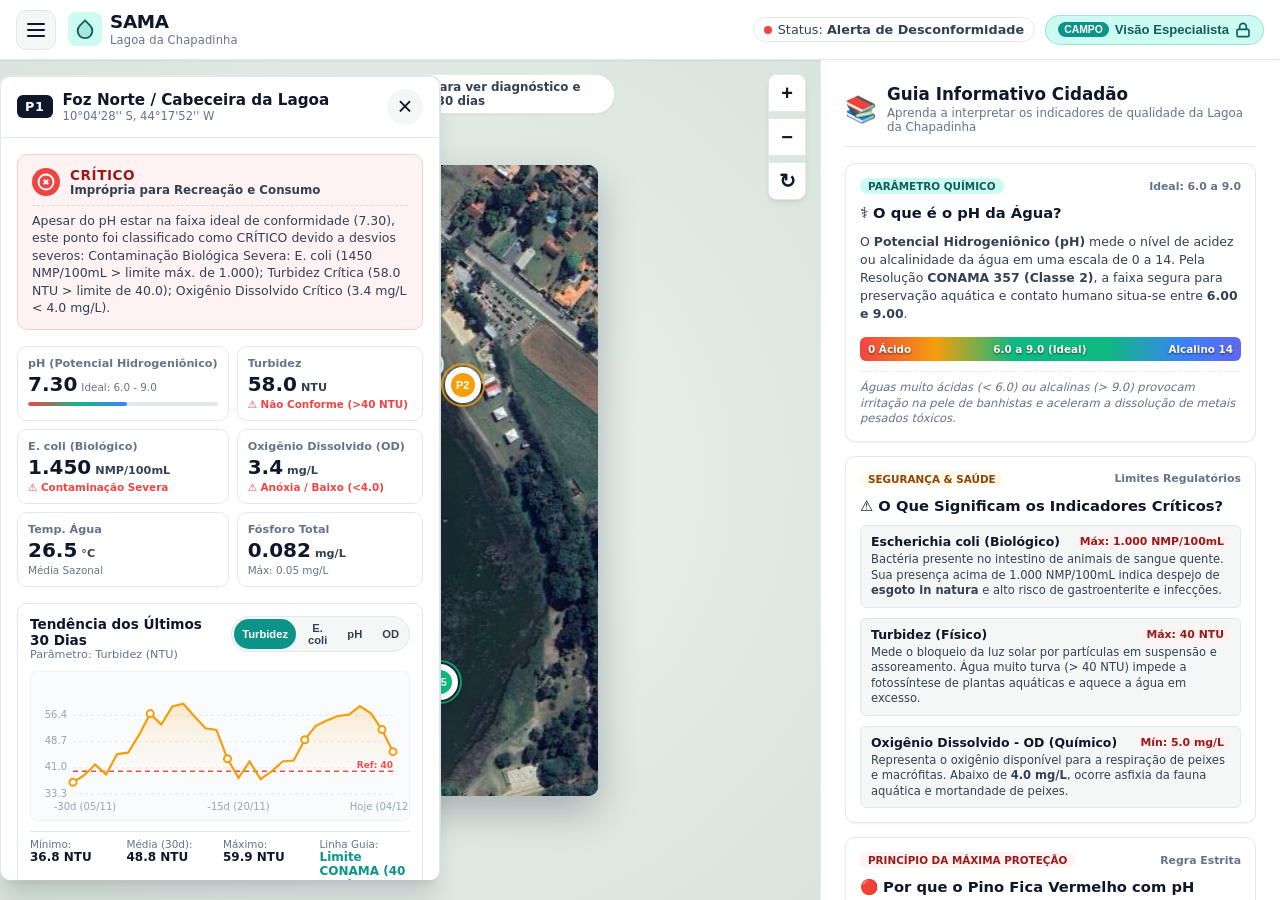
<file: index.html>
<!DOCTYPE html>
<html lang="pt-BR">
<head>
  <meta charset="UTF-8">
  <meta name="viewport" content="width=device-width, initial-scale=1.0, maximum-scale=5.0">
  <meta name="description" content="SAMA - Sistema Autônomo de Monitoramento Ambiental da Lagoa da Chapadinha. Acompanhe em tempo real a qualidade da água, diagnósticos e alertas ambientais.">
  <meta name="theme-color" content="#0d9488">
  <title>SAMA | Monitoramento Hídrico - Lagoa da Chapadinha</title>
  <link rel="stylesheet" href="public.css">
</head>
<body>
  <!-- Cabeçalho Principal da Visão Cidadão -->
  <header class="app-header">
    <div class="header-left">
      <button id="btnToggleDrawer" class="menu-toggle-btn" aria-label="Abrir menu de navegação e filtros" aria-expanded="false">
        <span class="hamburger-bar"></span>
        <span class="hamburger-bar"></span>
        <span class="hamburger-bar"></span>
      </button>
      <div class="brand">
        <div class="brand-symbol" aria-hidden="true">
          <svg viewBox="0 0 24 24" width="22" height="22" fill="none" stroke="currentColor" stroke-width="2">
            <path d="M12 2.69l5.66 5.66a8 8 0 1 1-11.31 0z" fill="rgba(13,148,136,0.2)"/>
          </svg>
        </div>
        <div class="brand-text">
          <h1 class="brand-title">SAMA</h1>
          <p class="brand-subtitle">Lagoa da Chapadinha</p>
        </div>
      </div>
    </div>

    <!-- Indicador de Status Geral e Acesso Operador com Autenticação -->
    <div class="header-right">
      <div class="status-summary-pill" id="globalStatusPill" title="Classificação geral da qualidade hídrica da bacia">
        <span class="status-dot status-dot--yellow" aria-hidden="true"></span>
        <span class="status-text">Status: <strong>Atenção Geral</strong></span>
      </div>
      <button type="button" id="btnOpenAuthModal" class="specialist-link" title="Acesso restrito para operadores de campo">
        <span class="specialist-badge">Campo</span>
        <span class="specialist-label">Visão Especialista</span>
        <svg viewBox="0 0 24 24" width="16" height="16" fill="none" stroke="currentColor" stroke-width="2.5" aria-hidden="true">
          <rect x="3" y="11" width="18" height="11" rx="2" ry="2"></rect>
          <path d="M7 11V7a5 5 0 0 1 10 0v4"></path>
        </svg>
      </button>
    </div>
  </header>

  <!-- Overlay Suave do Menu Lateral (Não Cobre 100% da Tela) -->
  <div id="drawerBackdrop" class="drawer-backdrop" aria-hidden="true"></div>

  <aside id="sideDrawer" class="side-drawer" aria-label="Painel de Controle e Informações Ambientais" aria-hidden="true">
    <div class="drawer-header">
      <div class="drawer-header-title">
        <svg viewBox="0 0 24 24" width="20" height="20" fill="none" stroke="currentColor" stroke-width="2" class="drawer-icon">
          <circle cx="12" cy="12" r="10"/>
          <path d="M12 16v-4"/>
          <path d="M12 8h.01"/>
        </svg>
        <h2>Transparência Hídrica</h2>
      </div>
      <button id="btnCloseDrawer" class="close-drawer-btn" aria-label="Fechar menu lateral">&times;</button>
    </div>

    <div class="drawer-body">
      <!-- Resumo Executivo da Lagoa -->
      <section class="drawer-section">
        <h3 class="drawer-section-title">Panorama da Bacia</h3>
        <div class="kpi-grid">
          <div class="kpi-card">
            <span class="kpi-value" id="kpiTotalPoints">5</span>
            <span class="kpi-label">Pontos Ativos</span>
          </div>
          <div class="kpi-card">
            <span class="kpi-value kpi-value--green" id="kpiIdealPoints">2</span>
            <span class="kpi-label">Ideais</span>
          </div>
          <div class="kpi-card">
            <span class="kpi-value kpi-value--yellow" id="kpiWarningPoints">1</span>
            <span class="kpi-label">Atenção</span>
          </div>
          <div class="kpi-card">
            <span class="kpi-value kpi-value--red" id="kpiCriticalPoints">2</span>
            <span class="kpi-label">Críticos</span>
          </div>
        </div>
      </section>

      <!-- Filtros Semafóricos de Pontos no Mapa -->
      <section class="drawer-section">
        <h3 class="drawer-section-title">Filtrar por Diagnóstico</h3>
        <div class="filter-buttons" role="group" aria-label="Filtrar pontos por condição">
          <button class="filter-btn active" data-filter="all">Todos (5)</button>
          <button class="filter-btn filter-btn--green" data-filter="green">Ideal (2)</button>
          <button class="filter-btn filter-btn--yellow" data-filter="yellow">Atenção (1)</button>
          <button class="filter-btn filter-btn--red" data-filter="red">Crítico (2)</button>
        </div>
      </section>

      <!-- Lista de Pontos Monitorados com Clique Rápido -->
      <section class="drawer-section">
        <h3 class="drawer-section-title">Pontos de Amostragem</h3>
        <ul class="points-list" id="drawerPointsList">
          <!-- Injetado dinamicamente via JS -->
        </ul>
      </section>

      <!-- Guia Educativo no Drawer -->
      <section class="drawer-section educational-section">
        <h3 class="drawer-section-title">Critério do Pior Cenário</h3>
        <p class="educational-text">
          Conforme a Resolução <strong>CONAMA 357</strong>, a segurança da água segue o princípio da máxima proteção: mesmo com <em>pH neutro (6.0 a 9.0)</em>, desvios biológicos (<em>E. coli</em>) ou físicos (turbidez) classificam o ponto como <strong>Crítico (Vermelho)</strong>.
        </p>
        <div class="educational-legend">
          <div class="legend-row">
            <span class="legend-badge legend-badge--green">Ideal</span>
            <span>Própria para recreação e contato primário.</span>
          </div>
          <div class="legend-row">
            <span class="legend-badge legend-badge--yellow">Atenção</span>
            <span>Desvios moderados; requer cautela.</span>
          </div>
          <div class="legend-row">
            <span class="legend-badge legend-badge--red">Crítico</span>
            <span>Imprópria para banho, pesca ou consumo.</span>
          </div>
        </div>
      </section>
    </div>

    <div class="drawer-footer">
      <button type="button" id="btnDrawerOpenAuth" class="drawer-action-btn">
        <svg viewBox="0 0 24 24" width="18" height="18" fill="none" stroke="currentColor" stroke-width="2">
          <rect x="3" y="11" width="18" height="11" rx="2" ry="2"></rect>
          <path d="M7 11V7a5 5 0 0 1 10 0v4"></path>
        </svg>
        Acesso Técnico Especialista
      </button>
    </div>
  </aside>

  <!-- Conteúdo Principal: Fluxo Livre com Mapa Navegável e Guia Cidadão -->
  <main class="public-main">
    
    <!-- 1. Seção do Mapa Interativo da Lagoa -->
    <section class="map-viewport-section" id="mapViewport" aria-label="Visualizador cartográfico da Lagoa da Chapadinha">
      <!-- Controles de Zoom Flutuantes -->
      <div class="map-controls" role="toolbar" aria-label="Controles de zoom do mapa">
        <button id="btnZoomIn" class="map-ctrl-btn" title="Aumentar Zoom" aria-label="Aumentar Zoom">+</button>
        <button id="btnZoomOut" class="map-ctrl-btn" title="Diminuir Zoom" aria-label="Diminuir Zoom">&minus;</button>
        <button id="btnZoomReset" class="map-ctrl-btn" title="Centralizar Mapa" aria-label="Centralizar Mapa">&#8635;</button>
      </div>

      <!-- Barra de Instrução Contextual -->
      <div class="map-hint-pill" id="mapHintPill">
        <svg viewBox="0 0 24 24" width="16" height="16" fill="currentColor">
          <path d="M12 2C8.13 2 5 5.13 5 9c0 5.25 7 13 7 13s7-7.75 7-13c0-3.87-3.13-7-7-7zm0 9.5a2.5 2.5 0 0 1 0-5 2.5 2.5 0 0 1 0 5z"/>
        </svg>
        <span>Toque nos pinos da lagoa para ver diagnóstico e histórico de 30 dias</span>
      </div>

      <!-- Palco da Carta Cartográfica com Background lagoa-mapa.jpg -->
      <div class="map-stage" id="mapStage">
        <div class="map-canvas-wrapper" id="mapCanvasWrapper">
          <!-- Imagem de Fundo de Satélite Oficial -->
          <img src="lagoa-mapa.jpg" alt="Carta Hidrográfica e Cartográfica da Lagoa da Chapadinha" class="map-background-img" id="mapImage" loading="eager">

          <!-- Pinos Interativos de Amostragem (Injetados via public.js) -->
          <div class="pins-layer" id="pinsLayer" aria-label="Pontos de amostragem na lâmina d'água"></div>
        </div>
      </div>

      <!-- Rodapé com Badge de Monitoramento Ativo -->
      <div class="map-bottom-bar">
        <div class="map-bottom-badge">
          <span class="live-pulse-dot" aria-hidden="true"></span>
          <span>Monitoramento Hídrico Ativo &bull; Parque Regina Freire</span>
        </div>
        <span class="map-bottom-coords">Águas Doces Classe 2 &bull; Resolução CONAMA 357</span>
      </div>
    </section>

    <!-- 2. BLOCO PERMANENTE: GUIA INFORMATIVO CIDADÃO (Logo Abaixo do Mapa no Mobile / Ao Lado no Desktop) -->
    <section class="citizen-guide-block" id="citizenGuideSection" aria-label="Guia Didático do Cidadão sobre Qualidade Hídrica">
      <div class="guide-header">
        <div class="guide-title-wrap">
          <span class="guide-icon">&#128218;</span>
          <div>
            <h2 class="guide-title">Guia Informativo Cidadão</h2>
            <p class="guide-subtitle">Aprenda a interpretar os indicadores de qualidade da Lagoa da Chapadinha</p>
          </div>
        </div>
      </div>

      <div class="guide-cards-grid">
        <!-- Card Didático A: O que é o pH e a Faixa Ideal CONAMA 357 -->
        <article class="guide-card guide-card--ph">
          <div class="guide-card-top">
            <span class="guide-badge guide-badge--primary">Parâmetro Químico</span>
            <span class="guide-range-pill">Ideal: 6.0 a 9.0</span>
          </div>
          <h3 class="guide-card-title">&#9877; O que é o pH da Água?</h3>
          <p class="guide-card-text">
            O <strong>Potencial Hidrogeniônico (pH)</strong> mede o nível de acidez ou alcalinidade da água em uma escala de 0 a 14. 
            Pela Resolução <strong>CONAMA 357 (Classe 2)</strong>, a faixa segura para preservação aquática e contato humano situa-se entre <strong>6.00 e 9.00</strong>.
          </p>
          <div class="guide-ph-spectrum" aria-hidden="true">
            <div class="spectrum-bar">
              <span class="spectrum-zone spectrum-zone--acid">0 Ácido</span>
              <span class="spectrum-zone spectrum-zone--ideal">6.0 a 9.0 (Ideal)</span>
              <span class="spectrum-zone spectrum-zone--alkaline">Alcalino 14</span>
            </div>
          </div>
          <p class="guide-card-footnote">
            Águas muito ácidas (< 6.0) ou alcalinas (> 9.0) provocam irritação na pele de banhistas e aceleram a dissolução de metais pesados tóxicos.
          </p>
        </article>

        <!-- Card Didático B: Indicadores Críticos -->
        <article class="guide-card guide-card--indicators">
          <div class="guide-card-top">
            <span class="guide-badge guide-badge--warning">Segurança & Saúde</span>
            <span class="guide-range-pill">Limites Regulatórios</span>
          </div>
          <h3 class="guide-card-title">&#9888; O Que Significam os Indicadores Críticos?</h3>
          <div class="indicators-mini-list">
            <div class="indicator-item">
              <div class="indicator-head">
                <strong class="indicator-name">Escherichia coli (Biológico)</strong>
                <span class="indicator-limit">Máx: 1.000 NMP/100mL</span>
              </div>
              <p class="indicator-desc">
                Bactéria presente no intestino de animais de sangue quente. Sua presença acima de 1.000 NMP/100mL indica despejo de <strong>esgoto in natura</strong> e alto risco de gastroenterite e infecções.
              </p>
            </div>

            <div class="indicator-item">
              <div class="indicator-head">
                <strong class="indicator-name">Turbidez (Físico)</strong>
                <span class="indicator-limit">Máx: 40 NTU</span>
              </div>
              <p class="indicator-desc">
                Mede o bloqueio da luz solar por partículas em suspensão e assoreamento. Água muito turva (> 40 NTU) impede a fotossíntese de plantas aquáticas e aquece a água em excesso.
              </p>
            </div>

            <div class="indicator-item">
              <div class="indicator-head">
                <strong class="indicator-name">Oxigênio Dissolvido - OD (Químico)</strong>
                <span class="indicator-limit">Mín: 5.0 mg/L</span>
              </div>
              <p class="indicator-desc">
                Representa o oxigênio disponível para a respiração de peixes e macrófitas. Abaixo de <strong>4.0 mg/L</strong>, ocorre asfixia da fauna aquática e mortandade de peixes.
              </p>
            </div>
          </div>
        </article>

        <!-- Card Didático C: Critério do Pior Cenário -->
        <article class="guide-card guide-card--worst-case">
          <div class="guide-card-top">
            <span class="guide-badge guide-badge--danger">Princípio da Máxima Proteção</span>
            <span class="guide-range-pill">Regra Estrita</span>
          </div>
          <h3 class="guide-card-title">&#128308; Por que o Pino Fica Vermelho com pH Ideal?</h3>
          <p class="guide-card-text">
            O SAMA adota o critério internacional <em>"one-out, all-out"</em>: <strong>a segurança hídrica é determinada pelo parâmetro de pior condição</strong>, e nunca por uma média cosmética.
          </p>
          <div class="worst-case-example-box">
            <div class="example-row">
              <span class="example-param">pH = 7.30 (Neutro)</span>
              <span class="example-tag tag--green">&#10003; Ideal</span>
            </div>
            <div class="example-row">
              <span class="example-param">E. coli = 1.450 NMP/100mL</span>
              <span class="example-tag tag--red">&#10007; Crítico</span>
            </div>
            <div class="example-divider" aria-hidden="true"></div>
            <div class="example-result">
              <span>Resultado Semafórico Obrigatório:</span>
              <strong class="result-badge-red">&#128308; STATUS VERMELHO (Crítico)</strong>
            </div>
          </div>
          <p class="guide-card-footnote">
            Mesmo com acidez balanceada, a água está microbiologicamente contaminada. O sistema semafórico prioriza a saúde da população de Chapadinha.
          </p>
        </article>
      </div>
    </section>

    <!-- 3. CARD DE DIAGNÓSTICO DO PONTO (Bottom Sheet no Mobile / Painel Flutuante no Desktop) -->
    <!-- Posicionado livremente, com z-index: 9999, sem backdrop escuro bloqueante -->
    <article id="floatingCard" class="floating-diagnostic-card" role="dialog" aria-modal="false" aria-labelledby="cardPointName" hidden>
      <!-- Puxador Visual Mobile -->
      <div class="card-drag-handle" aria-hidden="true"></div>

      <div class="card-top-bar">
        <div class="card-point-info">
          <span class="point-code-badge" id="cardPointCode">P1</span>
          <div class="point-titles">
            <h2 id="cardPointName" class="point-name">Foz Norte / Cabeceira da Lagoa</h2>
            <span id="cardPointCoords" class="point-coords">10°04'28'' S, 44°17'52'' W</span>
          </div>
        </div>
        <!-- Botão X de Fechamento Imediato -->
        <button type="button" id="btnCloseCard" class="card-close-btn" title="Fechar diagnóstico do ponto" aria-label="Fechar diagnóstico do ponto">&times;</button>
      </div>

      <div class="card-body">
        <!-- Bloco do Status Semafórico com Destaque para Regra do Pior Cenário -->
        <div class="status-verdict-box" id="cardVerdictBox">
          <div class="verdict-header">
            <div class="verdict-icon-container" id="cardVerdictIcon">
              <!-- Ícone semafórico SVG injetado via JS -->
            </div>
            <div class="verdict-headline">
              <span class="verdict-badge" id="cardVerdictBadge">CRÍTICO</span>
              <span class="verdict-sub" id="cardVerdictCondition">Imprópria para Recreação e Consumo</span>
            </div>
          </div>
          <!-- Explicação do Pior Cenário -->
          <p class="verdict-rationale" id="cardVerdictRationale">
            Apesar do pH estar dentro da faixa segura (7.30), parâmetros biológicos e físicos ultrapassaram os limites permitidos.
          </p>
        </div>

        <!-- Grade de Parâmetros Atuais -->
        <div class="metrics-grid">
          <div class="metric-tile" id="tilePh">
            <span class="metric-label">pH (Potencial Hidrogeniônico)</span>
            <div class="metric-value-row">
              <span class="metric-value" id="valPh">7.30</span>
              <span class="metric-ideal-range">Ideal: 6.0 - 9.0</span>
            </div>
            <div class="mini-bar-track">
              <div class="mini-bar-fill" id="barPh" style="width: 52%;"></div>
            </div>
          </div>

          <div class="metric-tile" id="tileTurbidity">
            <span class="metric-label">Turbidez</span>
            <div class="metric-value-row">
              <span class="metric-value" id="valTurbidity">58.0</span>
              <span class="metric-unit">NTU</span>
            </div>
            <span class="metric-threshold" id="threshTurbidity">Máx. CONAMA: 40 NTU</span>
          </div>

          <div class="metric-tile" id="tileEColi">
            <span class="metric-label">E. coli (Biológico)</span>
            <div class="metric-value-row">
              <span class="metric-value" id="valEColi">1.450</span>
              <span class="metric-unit">NMP/100mL</span>
            </div>
            <span class="metric-threshold" id="threshEColi">Limite: 1.000 NMP/100mL</span>
          </div>

          <div class="metric-tile" id="tileOd">
            <span class="metric-label">Oxigênio Dissolvido (OD)</span>
            <div class="metric-value-row">
              <span class="metric-value" id="valOd">3.4</span>
              <span class="metric-unit">mg/L</span>
            </div>
            <span class="metric-threshold" id="threshOd">Mínimo: 5.0 mg/L</span>
          </div>

          <div class="metric-tile" id="tileTemp">
            <span class="metric-label">Temp. Água</span>
            <div class="metric-value-row">
              <span class="metric-value" id="valTemp">26.5</span>
              <span class="metric-unit">°C</span>
            </div>
            <span class="metric-threshold">Média Sazonal</span>
          </div>

          <div class="metric-tile" id="tilePhosphorus">
            <span class="metric-label">Fósforo Total</span>
            <div class="metric-value-row">
              <span class="metric-value" id="valPhosphorus">0.082</span>
              <span class="metric-unit">mg/L</span>
            </div>
            <span class="metric-threshold">Máx: 0.05 mg/L</span>
          </div>
        </div>

        <!-- Seção do Mini-Gráfico Histórico de 30 Dias -->
        <section class="history-chart-section">
          <div class="chart-header-row">
            <div class="chart-title-group">
              <h3 class="chart-title">Tendência dos Últimos 30 Dias</h3>
              <span class="chart-subtitle" id="chartMetricLabel">Parâmetro: Turbidez (NTU)</span>
            </div>
            <!-- Seleção do Parâmetro a Exibir no Gráfico -->
            <div class="chart-tabs" role="tablist" aria-label="Parâmetro para histórico">
              <button class="chart-tab active" data-chart-metric="turbidity" role="tab" aria-selected="true">Turbidez</button>
              <button class="chart-tab" data-chart-metric="eColi" role="tab" aria-selected="false">E. coli</button>
              <button class="chart-tab" data-chart-metric="ph" role="tab" aria-selected="false">pH</button>
              <button class="chart-tab" data-chart-metric="od" role="tab" aria-selected="false">OD</button>
            </div>
          </div>

          <!-- Canvas Ultra-Performático Nativo para o Mini-Gráfico -->
          <div class="canvas-chart-container">
            <canvas id="miniTrendCanvas" width="480" height="180" aria-label="Gráfico de linha com histórico de 30 dias"></canvas>
            <div id="chartTooltip" class="chart-tooltip" hidden></div>
          </div>

          <div class="chart-footer-stats">
            <div class="stat-item">
              <span class="stat-title">Mínimo:</span>
              <span class="stat-value" id="chartStatMin">--</span>
            </div>
            <div class="stat-item">
              <span class="stat-title">Média (30d):</span>
              <span class="stat-value" id="chartStatAvg">--</span>
            </div>
            <div class="stat-item">
              <span class="stat-title">Máximo:</span>
              <span class="stat-value" id="chartStatMax">--</span>
            </div>
            <div class="stat-item stat-item--ref">
              <span class="stat-title">Linha Guia:</span>
              <span class="stat-value" id="chartStatLimit">CONAMA 357</span>
            </div>
          </div>
        </section>

        <!-- Última Coleta e Fiscalização -->
        <div class="card-footer-info">
          <div class="audit-row">
            <span class="audit-icon">&#9200;</span>
            <span>Última amostragem: <strong id="cardLastCollectionDate">Hoje, 09:30</strong></span>
          </div>
          <div class="audit-row">
            <span class="audit-icon">&#128100;</span>
            <span>Responsável: <strong id="cardOperator">Equipe Técnica SAMA</strong></span>
          </div>
        </div>
      </div>
    </article>
  </main>

  <!-- MODAL DE CONTROLE DE ACESSO COM SENHA PARA O ESPECIALISTA -->
  <div id="authBackdrop" class="auth-backdrop" hidden></div>
  <div id="authModal" class="auth-modal" role="dialog" aria-modal="true" aria-labelledby="authModalTitle" hidden>
    <div class="auth-modal-header">
      <div class="auth-title-group">
        <div class="auth-badge-icon" aria-hidden="true">
          <svg viewBox="0 0 24 24" width="22" height="22" fill="none" stroke="currentColor" stroke-width="2.2">
            <rect x="3" y="11" width="18" height="11" rx="2" ry="2"></rect>
            <path d="M7 11V7a5 5 0 0 1 10 0v4"></path>
          </svg>
        </div>
        <div>
          <h2 id="authModalTitle" class="auth-modal-title">Acesso Restrito ao Terminal</h2>
          <p class="auth-modal-subtitle">Área de coleta de campo da Lagoa da Chapadinha</p>
        </div>
      </div>
      <button type="button" id="btnCloseAuth" class="auth-close-btn" aria-label="Fechar modal de autenticação">&times;</button>
    </div>

    <form id="authForm" class="auth-modal-form" novalidate autocomplete="off">
      <div class="auth-field" id="authFieldGroup">
        <label for="operatorPasswordInput" class="auth-label">Código de Operador / Senha Técnica *</label>
        <div class="auth-input-container">
          <input type="password" id="operatorPasswordInput" class="auth-input" placeholder="Digite sua senha de acesso..." autocomplete="current-password" required>
          <button type="button" id="btnTogglePassword" class="auth-toggle-pwd" title="Mostrar ou ocultar senha" aria-label="Mostrar ou ocultar senha">
            <svg viewBox="0 0 24 24" width="20" height="20" fill="none" stroke="currentColor" stroke-width="2" id="iconEye">
              <path d="M1 12s4-8 11-8 11 8 11 8-4 8-11 8-11-8-11-8z"></path>
              <circle cx="12" cy="12" r="3"></circle>
            </svg>
          </button>
        </div>
        <!-- Mensagem de Erro Visual -->
        <div id="authErrorMsg" class="auth-error-message" role="alert" hidden>
          <span class="auth-error-icon">&#9888;</span>
          <span id="authErrorText">Senha incorreta. Credencial não autorizada para coleta.</span>
        </div>
        <p class="auth-hint">
          Ambiente restrito. Senha padrão de fiscalização: <code>sama2026</code> ou <code>admin123</code>.
        </p>
      </div>

      <div class="auth-actions">
        <button type="button" id="btnCancelAuth" class="btn-auth-cancel">Cancelar</button>
        <button type="submit" id="btnConfirmAuth" class="btn-auth-submit">
          <span>Acessar Terminal de Campo</span>
          <svg viewBox="0 0 20 20" width="18" height="18" fill="currentColor">
            <path fill-rule="evenodd" d="M10.293 3.293a1 1 0 011.414 0l6 6a1 1 0 010 1.414l-6 6a1 1 0 01-1.414-1.414L14.586 11H3a1 1 0 110-2h11.586l-4.293-4.293a1 1 0 010-1.414z" clip-rule="evenodd"/>
          </svg>
        </button>
      </div>
    </form>
  </div>

  <script src="public.js"></script>
</body>
</html>
</file>
<file: public.css>
/* ==========================================================================
   SAMA - Sistema Autônomo de Monitoramento Ambiental (Lagoa da Chapadinha)
   VISÃO PÚBLICA (Cidadão) - public.css (HOTFIX Mobile & Desktop)
   ========================================================================== */

/* 1. Design Tokens & Variáveis CSS */
:root {
  /* Paleta Neutra e Antifadiga Ocular */
  --bg-app: #f4f7f6;
  --bg-surface: #ffffff;
  --bg-surface-elevated: #ffffff;
  --bg-surface-translucent: rgba(255, 255, 255, 0.96);
  --border-subtle: #e2e8f0;
  --border-strong: #cbd5e1;

  /* Tipografia */
  --font-family: system-ui, -apple-system, BlinkMacSystemFont, "Segoe UI", Roboto, "Helvetica Neue", Arial, sans-serif;
  --text-main: #0f172a;
  --text-muted: #334155;
  --text-light: #64748b;

  /* Identidade Visual SAMA (Água & Preservação) */
  --primary: #0d9488;
  --primary-hover: #0f766e;
  --primary-light: #ccfbf1;
  --primary-dark: #115e59;
  --primary-ring: rgba(13, 148, 136, 0.35);

  /* Sistema Semafórico CONAMA 357 (Alto Contraste Acessível) */
  --status-green: #10b981;
  --status-green-bg: #ecfdf5;
  --status-green-text: #065f46;
  --status-green-border: #a7f3d0;

  --status-yellow: #f59e0b;
  --status-yellow-bg: #fffbeb;
  --status-yellow-text: #92400e;
  --status-yellow-border: #fde68a;

  --status-red: #ef4444;
  --status-red-bg: #fef2f2;
  --status-red-text: #991b1b;
  --status-red-border: #fecaca;

  /* Elevações e Sombras Suaves */
  --shadow-sm: 0 1px 2px rgba(15, 23, 42, 0.05);
  --shadow-md: 0 4px 6px -1px rgba(15, 23, 42, 0.08), 0 2px 4px -2px rgba(15, 23, 42, 0.05);
  --shadow-lg: 0 10px 15px -3px rgba(15, 23, 42, 0.1), 0 4px 6px -4px rgba(15, 23, 42, 0.05);
  --shadow-xl: 0 20px 25px -5px rgba(15, 23, 42, 0.15), 0 8px 10px -6px rgba(15, 23, 42, 0.08);

  /* Transições e Raios */
  --radius-sm: 6px;
  --radius-md: 10px;
  --radius-lg: 16px;
  --radius-pill: 9999px;
  --transition-fast: 150ms cubic-bezier(0.4, 0, 0.2, 1);
  --transition-normal: 250ms cubic-bezier(0.16, 1, 0.3, 1);
}

/* 2. Reset Básico & Garantia de [hidden] */
*, *::before, *::after {
  box-sizing: border-box;
  margin: 0;
  padding: 0;
}

[hidden] {
  display: none !important;
}

html, body {
  width: 100%;
  min-height: 100%;
  font-family: var(--font-family);
  background-color: var(--bg-app);
  color: var(--text-main);
  -webkit-font-smoothing: antialiased;
  overflow-x: hidden;
}

/* 3. Cabeçalho da Aplicação */
.app-header {
  position: sticky;
  top: 0;
  z-index: 50;
  height: 60px;
  padding: 0 16px;
  display: flex;
  align-items: center;
  justify-content: space-between;
  background-color: var(--bg-surface-translucent);
  backdrop-filter: blur(10px);
  -webkit-backdrop-filter: blur(10px);
  border-bottom: 1px solid var(--border-subtle);
  box-shadow: var(--shadow-sm);
}

.header-left {
  display: flex;
  align-items: center;
  gap: 12px;
}

.menu-toggle-btn {
  display: flex;
  flex-direction: column;
  justify-content: center;
  align-items: center;
  gap: 4px;
  width: 40px;
  height: 40px;
  background: var(--bg-app);
  border: 1px solid var(--border-subtle);
  border-radius: var(--radius-md);
  cursor: pointer;
  transition: background var(--transition-fast), border-color var(--transition-fast);
}

.menu-toggle-btn:hover,
.menu-toggle-btn:focus-visible {
  background: #e2e8f0;
  border-color: var(--primary);
  outline: none;
}

.hamburger-bar {
  width: 18px;
  height: 2px;
  background-color: var(--text-main);
  border-radius: 2px;
  transition: transform var(--transition-fast);
}

.brand {
  display: flex;
  align-items: center;
  gap: 8px;
  text-decoration: none;
}

.brand-symbol {
  display: flex;
  align-items: center;
  justify-content: center;
  width: 34px;
  height: 34px;
  border-radius: 8px;
  background-color: var(--primary-light);
  color: var(--primary-dark);
}

.brand-title {
  font-size: 1.15rem;
  font-weight: 700;
  letter-spacing: -0.02em;
  color: var(--text-main);
  line-height: 1.1;
}

.brand-subtitle {
  font-size: 0.72rem;
  font-weight: 500;
  color: var(--text-light);
  letter-spacing: 0.01em;
}

.header-right {
  display: flex;
  align-items: center;
  gap: 10px;
}

.status-summary-pill {
  display: none;
  align-items: center;
  gap: 6px;
  padding: 4px 10px;
  border-radius: var(--radius-pill);
  background-color: var(--bg-surface);
  border: 1px solid var(--border-subtle);
  font-size: 0.8rem;
  color: var(--text-muted);
}

.status-dot {
  width: 8px;
  height: 8px;
  border-radius: 50%;
  display: inline-block;
}

.status-dot--green { background-color: var(--status-green); }
.status-dot--yellow { background-color: var(--status-yellow); }
.status-dot--red { background-color: var(--status-red); }

.specialist-link {
  display: flex;
  align-items: center;
  gap: 6px;
  padding: 6px 12px;
  background-color: var(--primary-light);
  color: var(--primary-dark);
  border: 1px solid rgba(13, 148, 136, 0.25);
  border-radius: var(--radius-pill);
  font-size: 0.82rem;
  font-weight: 700;
  cursor: pointer;
  transition: all var(--transition-fast);
}

.specialist-link:hover {
  background-color: #99f6e4;
  transform: translateY(-1px);
  box-shadow: 0 2px 5px rgba(13, 148, 136, 0.2);
}

.specialist-badge {
  background-color: var(--primary);
  color: #ffffff;
  font-size: 0.65rem;
  padding: 2px 6px;
  border-radius: var(--radius-pill);
  text-transform: uppercase;
  font-weight: 700;
}

.specialist-label {
  display: none;
}

@media (min-width: 640px) {
  .specialist-label { display: inline; }
  .status-summary-pill { display: flex; }
}

/* 4. Menu Lateral (Drawer) */
.drawer-backdrop {
  position: fixed;
  inset: 0;
  background-color: rgba(15, 23, 42, 0.4);
  backdrop-filter: blur(4px);
  -webkit-backdrop-filter: blur(4px);
  z-index: 90;
  opacity: 0;
  visibility: hidden;
  transition: opacity var(--transition-normal), visibility var(--transition-normal);
}

.drawer-backdrop.active {
  opacity: 1;
  visibility: visible;
}

.side-drawer {
  position: fixed;
  top: 0;
  left: 0;
  bottom: 0;
  width: min(84vw, 360px);
  background-color: var(--bg-surface-translucent);
  backdrop-filter: blur(16px);
  -webkit-backdrop-filter: blur(16px);
  border-right: 1px solid var(--border-subtle);
  box-shadow: var(--shadow-xl);
  z-index: 100;
  display: flex;
  flex-direction: column;
  transform: translateX(-100%);
  transition: transform var(--transition-normal);
  visibility: hidden;
}

.side-drawer.active {
  transform: translateX(0);
  visibility: visible;
}

.drawer-header {
  height: 60px;
  padding: 0 16px;
  display: flex;
  align-items: center;
  justify-content: space-between;
  border-bottom: 1px solid var(--border-subtle);
}

.drawer-header-title {
  display: flex;
  align-items: center;
  gap: 8px;
}

.drawer-icon {
  color: var(--primary);
}

.drawer-header h2 {
  font-size: 1rem;
  font-weight: 700;
  color: var(--text-main);
}

.close-drawer-btn {
  width: 36px;
  height: 36px;
  border: none;
  background: transparent;
  font-size: 1.5rem;
  line-height: 1;
  color: var(--text-muted);
  cursor: pointer;
  border-radius: var(--radius-sm);
  display: flex;
  align-items: center;
  justify-content: center;
}

.close-drawer-btn:hover {
  background-color: var(--bg-app);
  color: var(--text-main);
}

.drawer-body {
  flex: 1;
  overflow-y: auto;
  padding: 16px;
  display: flex;
  flex-direction: column;
  gap: 20px;
}

.drawer-section-title {
  font-size: 0.78rem;
  font-weight: 700;
  text-transform: uppercase;
  letter-spacing: 0.05em;
  color: var(--text-light);
  margin-bottom: 10px;
}

.kpi-grid {
  display: grid;
  grid-template-columns: repeat(2, 1fr);
  gap: 8px;
}

.kpi-card {
  background: var(--bg-app);
  padding: 10px;
  border-radius: var(--radius-md);
  border: 1px solid var(--border-subtle);
  display: flex;
  flex-direction: column;
}

.kpi-value {
  font-size: 1.25rem;
  font-weight: 800;
  color: var(--text-main);
  line-height: 1.1;
}

.kpi-value--green { color: var(--status-green); }
.kpi-value--yellow { color: var(--status-yellow); }
.kpi-value--red { color: var(--status-red); }

.kpi-label {
  font-size: 0.72rem;
  color: var(--text-muted);
  margin-top: 4px;
}

.filter-buttons {
  display: flex;
  flex-wrap: wrap;
  gap: 6px;
}

.filter-btn {
  padding: 6px 10px;
  border-radius: var(--radius-pill);
  border: 1px solid var(--border-subtle);
  background: var(--bg-surface);
  font-size: 0.78rem;
  font-weight: 600;
  color: var(--text-muted);
  cursor: pointer;
  transition: all var(--transition-fast);
}

.filter-btn.active,
.filter-btn:hover {
  border-color: var(--primary);
  color: var(--primary-dark);
  background-color: var(--primary-light);
}

.filter-btn--green.active {
  background-color: var(--status-green-bg);
  border-color: var(--status-green);
  color: var(--status-green-text);
}

.filter-btn--yellow.active {
  background-color: var(--status-yellow-bg);
  border-color: var(--status-yellow);
  color: var(--status-yellow-text);
}

.filter-btn--red.active {
  background-color: var(--status-red-bg);
  border-color: var(--status-red);
  color: var(--status-red-text);
}

.points-list {
  list-style: none;
  display: flex;
  flex-direction: column;
  gap: 6px;
}

.point-item-btn {
  width: 100%;
  display: flex;
  align-items: center;
  justify-content: space-between;
  padding: 10px 12px;
  background: var(--bg-surface);
  border: 1px solid var(--border-subtle);
  border-radius: var(--radius-md);
  text-align: left;
  cursor: pointer;
  transition: transform var(--transition-fast), border-color var(--transition-fast);
}

.point-item-btn:hover {
  border-color: var(--primary);
  transform: translateX(2px);
}

.point-item-left {
  display: flex;
  align-items: center;
  gap: 10px;
}

.point-item-code {
  font-size: 0.75rem;
  font-weight: 700;
  background: #e2e8f0;
  color: var(--text-main);
  padding: 2px 6px;
  border-radius: 4px;
}

.point-item-name {
  font-size: 0.82rem;
  font-weight: 600;
  color: var(--text-main);
}

.point-item-status-tag {
  font-size: 0.68rem;
  font-weight: 700;
  padding: 2px 8px;
  border-radius: var(--radius-pill);
}

.tag--green {
  background: var(--status-green-bg);
  color: var(--status-green-text);
  border: 1px solid var(--status-green-border);
}
.tag--yellow {
  background: var(--status-yellow-bg);
  color: var(--status-yellow-text);
  border: 1px solid var(--status-yellow-border);
}
.tag--red {
  background: var(--status-red-bg);
  color: var(--status-red-text);
  border: 1px solid var(--status-red-border);
}

.educational-section {
  background-color: var(--bg-app);
  padding: 12px;
  border-radius: var(--radius-md);
  border: 1px solid var(--border-subtle);
}

.educational-text {
  font-size: 0.78rem;
  line-height: 1.45;
  color: var(--text-muted);
  margin-bottom: 10px;
}

.educational-legend {
  display: flex;
  flex-direction: column;
  gap: 6px;
}

.legend-row {
  display: flex;
  align-items: center;
  gap: 8px;
  font-size: 0.72rem;
  color: var(--text-muted);
}

.legend-badge {
  font-weight: 700;
  font-size: 0.65rem;
  padding: 2px 6px;
  border-radius: var(--radius-pill);
  min-width: 50px;
  text-align: center;
}

.legend-badge--green { background: var(--status-green-bg); color: var(--status-green-text); }
.legend-badge--yellow { background: var(--status-yellow-bg); color: var(--status-yellow-text); }
.legend-badge--red { background: var(--status-red-bg); color: var(--status-red-text); }

.drawer-footer {
  padding: 14px 16px;
  border-top: 1px solid var(--border-subtle);
}

.drawer-action-btn {
  display: flex;
  align-items: center;
  justify-content: center;
  gap: 8px;
  width: 100%;
  padding: 10px;
  background-color: var(--primary);
  color: #ffffff;
  border: none;
  border-radius: var(--radius-md);
  font-size: 0.85rem;
  font-weight: 600;
  cursor: pointer;
  transition: background-color var(--transition-fast);
}

.drawer-action-btn:hover {
  background-color: var(--primary-hover);
}

/* ==========================================================================
   5. SEÇÃO DO MAPA & ROLAGEM DESOBSTRUÍDA NO MOBILE (HOTFIX)
   ========================================================================== */

.public-main {
  position: relative;
  width: 100%;
  display: flex;
  flex-direction: column;
  background-color: var(--bg-app);
}

/* HOTFIX 2: Container do mapa com overflow: auto e touch-action para rolagem livre */
.map-viewport-section {
  position: relative;
  width: 100%;
  height: 65vh;
  min-height: 420px;
  max-height: 560px;
  overflow: auto;
  touch-action: pan-x pan-y;
  -webkit-overflow-scrolling: touch;
  background: radial-gradient(circle at center, #edf3ef 0%, #d8e4dc 100%);
  display: flex;
  flex-direction: column;
}

/* Controles de Zoom */
.map-controls {
  position: absolute;
  top: 14px;
  right: 14px;
  z-index: 30;
  display: flex;
  flex-direction: column;
  gap: 6px;
  box-shadow: var(--shadow-md);
  border-radius: var(--radius-md);
  overflow: hidden;
}

.map-ctrl-btn {
  width: 38px;
  height: 38px;
  background-color: var(--bg-surface-translucent);
  backdrop-filter: blur(8px);
  border: 1px solid var(--border-subtle);
  color: var(--text-main);
  font-size: 1.25rem;
  font-weight: 600;
  display: flex;
  align-items: center;
  justify-content: center;
  cursor: pointer;
  transition: background-color var(--transition-fast);
}

.map-ctrl-btn:hover {
  background-color: #ffffff;
  color: var(--primary);
}

/* Pílula de Dica Flutuante */
.map-hint-pill {
  position: absolute;
  top: 14px;
  left: 50%;
  transform: translateX(-50%);
  z-index: 25;
  background: var(--bg-surface-translucent);
  backdrop-filter: blur(8px);
  border: 1px solid var(--border-subtle);
  box-shadow: var(--shadow-sm);
  padding: 5px 12px;
  border-radius: var(--radius-pill);
  display: flex;
  align-items: center;
  gap: 6px;
  font-size: 0.74rem;
  font-weight: 600;
  color: var(--text-muted);
  pointer-events: none;
  max-width: 88vw;
  text-align: center;
}

/* Palco do Mapa */
.map-stage {
  position: relative;
  min-width: 100%;
  min-height: 100%;
  flex: 1;
  display: flex;
  align-items: center;
  justify-content: center;
  padding: 14px;
}

.map-canvas-wrapper {
  position: relative;
  width: 376px;
  max-width: 100%;
  aspect-ratio: 376 / 631;
  box-shadow: 0 16px 40px rgba(15, 23, 42, 0.28);
  border-radius: var(--radius-md);
  overflow: hidden;
  background-color: #1e293b;
  flex-shrink: 0;
  transition: transform 0.2s cubic-bezier(0.16, 1, 0.3, 1);
  transform-origin: center center;
}

.map-background-img {
  width: 100%;
  height: 100%;
  object-fit: fill;
  user-select: none;
  -webkit-user-drag: none;
  display: block;
}

.pins-layer {
  position: absolute;
  inset: 0;
  pointer-events: none;
}

/* Pinos Semafóricos */
.map-pin {
  position: absolute;
  pointer-events: auto;
  transform: translate(-50%, -50%);
  width: 36px;
  height: 36px;
  border-radius: 50%;
  background: #ffffff;
  border: 2.5px solid #ffffff;
  box-shadow: 0 4px 12px rgba(0, 0, 0, 0.35);
  cursor: pointer;
  display: flex;
  align-items: center;
  justify-content: center;
  transition: transform var(--transition-fast), box-shadow var(--transition-fast);
  z-index: 20;
}

.map-pin:hover,
.map-pin:focus-visible {
  transform: translate(-50%, -50%) scale(1.22);
  box-shadow: 0 8px 20px rgba(0, 0, 0, 0.45);
  outline: none;
  z-index: 25;
}

.map-pin.active {
  transform: translate(-50%, -50%) scale(1.28);
  box-shadow: 0 0 0 4px rgba(13, 148, 136, 0.5), 0 8px 22px rgba(0, 0, 0, 0.45);
  z-index: 30;
}

.pin-core {
  width: 24px;
  height: 24px;
  border-radius: 50%;
  display: flex;
  align-items: center;
  justify-content: center;
  font-size: 0.68rem;
  font-weight: 800;
  color: #ffffff;
}

.pin-pulse {
  position: absolute;
  inset: -6px;
  border-radius: 50%;
  opacity: 0.8;
  animation: pinPulseRing 2.2s cubic-bezier(0.25, 1, 0.5, 1) infinite;
  pointer-events: none;
}

@keyframes pinPulseRing {
  0% { transform: scale(0.85); opacity: 0.8; }
  100% { transform: scale(1.6); opacity: 0; }
}

.pin--green .pin-core { background-color: var(--status-green); }
.pin--green .pin-pulse { border: 2px solid var(--status-green); }

.pin--yellow .pin-core { background-color: var(--status-yellow); }
.pin--yellow .pin-pulse { border: 2px solid var(--status-yellow); }

.pin--red .pin-core { background-color: var(--status-red); }
.pin--red .pin-pulse { border: 2px solid var(--status-red); }

.map-bottom-bar {
  height: 38px;
  padding: 0 16px;
  background-color: var(--bg-surface-translucent);
  border-top: 1px solid var(--border-subtle);
  display: flex;
  align-items: center;
  justify-content: space-between;
  font-size: 0.72rem;
  color: var(--text-light);
  z-index: 10;
  flex-shrink: 0;
}

.map-bottom-badge {
  display: flex;
  align-items: center;
  gap: 6px;
  font-weight: 600;
  color: var(--text-muted);
}

.live-pulse-dot {
  width: 8px;
  height: 8px;
  border-radius: 50%;
  background-color: var(--primary);
  box-shadow: 0 0 0 3px rgba(13, 148, 136, 0.25);
  animation: pulseDot 2s infinite;
}

@keyframes pulseDot {
  0% { transform: scale(0.9); }
  50% { transform: scale(1.2); }
  100% { transform: scale(0.9); }
}

/* ==========================================================================
   6. GUIA INFORMATIVO CIDADÃO NO FLUXO NORMAL (DISPONÍVEL NO MOBILE E DESKTOP)
   ========================================================================== */

/* HOTFIX 3: Guia Cidadão NUNCA é oculto com display: none no mobile! */
.citizen-guide-block {
  width: 100%;
  padding: 24px 16px 40px;
  background-color: #ffffff;
  border-top: 2px solid var(--border-subtle);
  display: flex;
  flex-direction: column;
  gap: 16px;
}

.guide-header {
  border-bottom: 1px solid var(--border-subtle);
  padding-bottom: 12px;
}

.guide-title-wrap {
  display: flex;
  align-items: center;
  gap: 10px;
}

.guide-icon {
  font-size: 1.6rem;
}

.guide-title {
  font-size: 1.05rem;
  font-weight: 800;
  color: var(--text-main);
  line-height: 1.2;
}

.guide-subtitle {
  font-size: 0.74rem;
  color: var(--text-light);
  margin-top: 2px;
}

.guide-cards-grid {
  display: flex;
  flex-direction: column;
  gap: 14px;
}

.guide-card {
  background-color: var(--bg-surface);
  border: 1px solid var(--border-subtle);
  border-radius: var(--radius-md);
  padding: 14px;
  box-shadow: var(--shadow-sm);
  display: flex;
  flex-direction: column;
  gap: 10px;
  transition: transform var(--transition-fast), border-color var(--transition-fast);
}

.guide-card:hover {
  border-color: var(--primary);
  transform: translateY(-1px);
}

.guide-card-top {
  display: flex;
  align-items: center;
  justify-content: space-between;
}

.guide-badge {
  font-size: 0.65rem;
  font-weight: 800;
  text-transform: uppercase;
  padding: 2px 8px;
  border-radius: var(--radius-pill);
}

.guide-badge--primary {
  background-color: var(--primary-light);
  color: var(--primary-dark);
}

.guide-badge--warning {
  background-color: var(--status-yellow-bg);
  color: var(--status-yellow-text);
}

.guide-badge--danger {
  background-color: var(--status-red-bg);
  color: var(--status-red-text);
}

.guide-range-pill {
  font-size: 0.68rem;
  font-weight: 700;
  color: var(--text-light);
}

.guide-card-title {
  font-size: 0.92rem;
  font-weight: 800;
  color: var(--text-main);
  line-height: 1.25;
}

.guide-card-text {
  font-size: 0.78rem;
  line-height: 1.45;
  color: var(--text-muted);
}

.guide-ph-spectrum {
  width: 100%;
  margin-top: 4px;
}

.spectrum-bar {
  height: 24px;
  border-radius: var(--radius-sm);
  background: linear-gradient(90deg, #ef4444 0%, #f59e0b 20%, #10b981 40%, #10b981 65%, #3b82f6 85%, #6366f1 100%);
  display: flex;
  align-items: center;
  justify-content: space-between;
  padding: 0 8px;
  color: #ffffff;
  font-size: 0.65rem;
  font-weight: 800;
  text-shadow: 0 1px 2px rgba(0,0,0,0.6);
}

.guide-card-footnote {
  font-size: 0.72rem;
  color: var(--text-light);
  font-style: italic;
  border-top: 1px dashed var(--border-subtle);
  padding-top: 8px;
  line-height: 1.35;
}

.indicators-mini-list {
  display: flex;
  flex-direction: column;
  gap: 10px;
}

.indicator-item {
  background-color: var(--bg-app);
  padding: 8px 10px;
  border-radius: var(--radius-sm);
  border: 1px solid var(--border-subtle);
  display: flex;
  flex-direction: column;
  gap: 3px;
}

.indicator-head {
  display: flex;
  align-items: center;
  justify-content: space-between;
  gap: 8px;
}

.indicator-name {
  font-size: 0.78rem;
  font-weight: 800;
  color: var(--text-main);
}

.indicator-limit {
  font-size: 0.68rem;
  font-weight: 700;
  color: var(--status-red-text);
  background-color: var(--status-red-bg);
  padding: 1px 6px;
  border-radius: var(--radius-pill);
}

.indicator-desc {
  font-size: 0.72rem;
  color: var(--text-muted);
  line-height: 1.35;
}

.worst-case-example-box {
  background-color: #f8fafc;
  border: 1.5px solid var(--border-strong);
  border-radius: var(--radius-sm);
  padding: 10px;
  display: flex;
  flex-direction: column;
  gap: 6px;
}

.example-row {
  display: flex;
  align-items: center;
  justify-content: space-between;
  font-size: 0.75rem;
  font-weight: 600;
  color: var(--text-main);
}

.example-divider {
  height: 1px;
  background-color: var(--border-subtle);
  margin: 2px 0;
}

.example-result {
  display: flex;
  flex-direction: column;
  gap: 2px;
  font-size: 0.72rem;
  color: var(--text-muted);
}

.result-badge-red {
  font-size: 0.8rem;
  font-weight: 800;
  color: var(--status-red-text);
  background-color: var(--status-red-bg);
  padding: 4px 8px;
  border-radius: var(--radius-sm);
  border: 1px solid var(--status-red-border);
  display: inline-block;
  text-align: center;
}

/* ==========================================================================
   7. CARD DE DIAGNÓSTICO DO PONTO (HOTFIX: z-index: 9999, BOTTOM SHEET MOBILE)
   ========================================================================== */

/* HOTFIX 1: Card de diagnóstico mobile como Bottom Sheet com z-index 9999 */
.floating-diagnostic-card {
  position: fixed;
  bottom: 0;
  left: 0;
  width: 100%;
  max-height: 70vh;
  overflow-y: auto;
  -webkit-overflow-scrolling: touch;
  background-color: #ffffff;
  border-radius: 16px 16px 0 0;
  box-shadow: 0 -4px 20px rgba(0, 0, 0, 0.2);
  border: 1px solid var(--border-subtle);
  border-bottom: none;
  z-index: 9999; /* SEMPRE POR CIMA DE TUDO */
  display: none; /* Inicia oculto */
  flex-direction: column;
}

/* Quando ativo / aberto */
.floating-diagnostic-card.active,
.floating-diagnostic-card.open {
  display: flex !important;
  animation: slideUpCard 0.25s cubic-bezier(0.16, 1, 0.3, 1);
}

@keyframes slideUpCard {
  from { transform: translateY(100%); }
  to { transform: translateY(0); }
}

.card-drag-handle {
  width: 44px;
  height: 5px;
  border-radius: var(--radius-pill);
  background-color: #cbd5e1;
  margin: 8px auto 4px;
  flex-shrink: 0;
}

.card-top-bar {
  padding: 12px 16px;
  display: flex;
  align-items: center;
  justify-content: space-between;
  border-bottom: 1px solid var(--border-subtle);
  background-color: var(--bg-surface);
  position: sticky;
  top: 0;
  z-index: 10;
}

.card-point-info {
  display: flex;
  align-items: center;
  gap: 10px;
}

.point-code-badge {
  font-size: 0.8rem;
  font-weight: 800;
  background: var(--text-main);
  color: #ffffff;
  padding: 4px 8px;
  border-radius: var(--radius-sm);
  letter-spacing: 0.05em;
}

.point-titles {
  display: flex;
  flex-direction: column;
}

.point-name {
  font-size: 0.95rem;
  font-weight: 800;
  color: var(--text-main);
  line-height: 1.2;
}

.point-coords {
  font-size: 0.72rem;
  color: var(--text-light);
}

/* Botão X de Fechamento Imediato */
.card-close-btn {
  width: 36px;
  height: 36px;
  border: none;
  background: var(--bg-app);
  border-radius: 50%;
  font-size: 1.6rem;
  line-height: 1;
  color: var(--text-main);
  cursor: pointer;
  display: flex;
  align-items: center;
  justify-content: center;
  transition: background var(--transition-fast), transform var(--transition-fast);
}

.card-close-btn:hover,
.card-close-btn:focus-visible {
  background-color: #cbd5e1;
  color: #000;
  outline: none;
}

.card-body {
  padding: 16px;
  display: flex;
  flex-direction: column;
  gap: 16px;
}

/* Bloco Semafórico do Card */
.status-verdict-box {
  padding: 12px 14px;
  border-radius: var(--radius-md);
  border: 1px solid transparent;
  display: flex;
  flex-direction: column;
  gap: 8px;
}

.verdict-box--green {
  background-color: var(--status-green-bg);
  border-color: var(--status-green-border);
}
.verdict-box--yellow {
  background-color: var(--status-yellow-bg);
  border-color: var(--status-yellow-border);
}
.verdict-box--red {
  background-color: var(--status-red-bg);
  border-color: var(--status-red-border);
}

.verdict-header {
  display: flex;
  align-items: center;
  gap: 10px;
}

.verdict-icon-container {
  width: 28px;
  height: 28px;
  border-radius: 50%;
  display: flex;
  align-items: center;
  justify-content: center;
}

.verdict-box--green .verdict-icon-container { background: var(--status-green); color: #fff; }
.verdict-box--yellow .verdict-icon-container { background: var(--status-yellow); color: #fff; }
.verdict-box--red .verdict-icon-container { background: var(--status-red); color: #fff; }

.verdict-headline {
  display: flex;
  flex-direction: column;
}

.verdict-badge {
  font-size: 0.85rem;
  font-weight: 800;
  letter-spacing: 0.04em;
  text-transform: uppercase;
}

.verdict-box--green .verdict-badge { color: var(--status-green-text); }
.verdict-box--yellow .verdict-badge { color: var(--status-yellow-text); }
.verdict-box--red .verdict-badge { color: var(--status-red-text); }

.verdict-sub {
  font-size: 0.74rem;
  font-weight: 600;
  color: var(--text-muted);
}

.verdict-rationale {
  font-size: 0.78rem;
  line-height: 1.4;
  color: var(--text-muted);
  border-top: 1px dashed rgba(0, 0, 0, 0.1);
  padding-top: 6px;
}

/* Grade de Métricas */
.metrics-grid {
  display: grid;
  grid-template-columns: repeat(2, 1fr);
  gap: 8px;
}

.metric-tile {
  background-color: var(--bg-surface);
  border: 1px solid var(--border-subtle);
  border-radius: var(--radius-md);
  padding: 10px;
  display: flex;
  flex-direction: column;
}

.metric-label {
  font-size: 0.7rem;
  font-weight: 600;
  color: var(--text-light);
  white-space: nowrap;
  overflow: hidden;
  text-overflow: ellipsis;
}

.metric-value-row {
  display: flex;
  align-items: baseline;
  gap: 4px;
  margin: 4px 0;
}

.metric-value {
  font-size: 1.25rem;
  font-weight: 800;
  color: var(--text-main);
  line-height: 1;
}

.metric-unit {
  font-size: 0.7rem;
  font-weight: 600;
  color: var(--text-muted);
}

.metric-ideal-range,
.metric-threshold {
  font-size: 0.65rem;
  color: var(--text-light);
}

.mini-bar-track {
  width: 100%;
  height: 4px;
  background: #e2e8f0;
  border-radius: 2px;
  position: relative;
  overflow: hidden;
  margin-top: 4px;
}

.mini-bar-fill {
  height: 100%;
  background: linear-gradient(90deg, #ef4444, #10b981 50%, #3b82f6);
  border-radius: 2px;
  transition: width 0.3s ease;
}

/* Gráfico de Histórico */
.history-chart-section {
  background-color: var(--bg-surface);
  border: 1px solid var(--border-subtle);
  border-radius: var(--radius-md);
  padding: 12px;
  display: flex;
  flex-direction: column;
  gap: 10px;
}

.chart-header-row {
  display: flex;
  flex-direction: column;
  gap: 8px;
}

@media (min-width: 480px) {
  .chart-header-row {
    flex-direction: row;
    justify-content: space-between;
    align-items: center;
  }
}

.chart-title-group {
  display: flex;
  flex-direction: column;
}

.chart-title {
  font-size: 0.85rem;
  font-weight: 700;
  color: var(--text-main);
}

.chart-subtitle {
  font-size: 0.7rem;
  color: var(--text-light);
}

.chart-tabs {
  display: flex;
  gap: 4px;
  background: var(--bg-app);
  padding: 2px;
  border-radius: var(--radius-pill);
  border: 1px solid var(--border-subtle);
  align-self: flex-start;
}

.chart-tab {
  padding: 3px 8px;
  border-radius: var(--radius-pill);
  border: none;
  background: transparent;
  font-size: 0.7rem;
  font-weight: 600;
  color: var(--text-muted);
  cursor: pointer;
  transition: background var(--transition-fast), color var(--transition-fast);
}

.chart-tab.active {
  background-color: var(--primary);
  color: #ffffff;
  box-shadow: var(--shadow-sm);
}

.canvas-chart-container {
  position: relative;
  width: 100%;
  height: 150px;
  background-color: #fafbfc;
  border-radius: var(--radius-sm);
  border: 1px solid #edf2f7;
  overflow: hidden;
}

#miniTrendCanvas {
  width: 100%;
  height: 100%;
  display: block;
  cursor: crosshair;
}

.chart-tooltip {
  position: absolute;
  pointer-events: none;
  background: rgba(15, 23, 42, 0.92);
  color: #ffffff;
  padding: 4px 8px;
  border-radius: 4px;
  font-size: 0.7rem;
  font-weight: 600;
  box-shadow: var(--shadow-md);
  transform: translate(-50%, -120%);
  white-space: nowrap;
  z-index: 10;
  transition: opacity 0.1s ease;
}

.chart-footer-stats {
  display: grid;
  grid-template-columns: repeat(4, 1fr);
  gap: 6px;
  padding-top: 6px;
  border-top: 1px solid var(--border-subtle);
}

.stat-item {
  display: flex;
  flex-direction: column;
}

.stat-title {
  font-size: 0.65rem;
  color: var(--text-light);
}

.stat-value {
  font-size: 0.75rem;
  font-weight: 700;
  color: var(--text-main);
}

.stat-item--ref .stat-value {
  color: var(--primary);
}

.card-footer-info {
  display: flex;
  justify-content: space-between;
  align-items: center;
  font-size: 0.72rem;
  color: var(--text-light);
  padding-top: 4px;
}

.audit-row {
  display: flex;
  align-items: center;
  gap: 4px;
}

/* ==========================================================================
   8. ADAPTAÇÕES PARA TELAS DESKTOP (>= 1024px)
   ========================================================================== */

@media (min-width: 1024px) {
  html, body {
    overflow: hidden;
    height: 100%;
  }

  .public-main {
    height: calc(100vh - 60px);
    overflow: hidden;
    display: grid;
    grid-template-columns: 1fr 460px;
  }

  .map-viewport-section {
    height: 100%;
    max-height: 100%;
    min-height: 0;
    overflow: auto;
  }

  .citizen-guide-block {
    height: 100%;
    overflow-y: auto;
    border-top: none;
    border-left: 1px solid var(--border-subtle);
    padding: 24px;
    box-shadow: -4px 0 16px rgba(0, 0, 0, 0.03);
  }

  /* Card no Desktop fica como painel flutuante de alta fidelidade com z-index 9999 */
  .floating-diagnostic-card {
    position: fixed;
    top: 76px;
    right: 24px;
    width: 440px;
    max-height: calc(100vh - 96px);
    border-radius: var(--radius-md);
    box-shadow: var(--shadow-xl), 0 0 0 1px var(--border-subtle);
    z-index: 9999;
  }

  .card-drag-handle {
    display: none;
  }
}

@media (min-width: 1360px) {
  .public-main {
    grid-template-columns: 1fr 500px;
  }
}

/* ==========================================================================
   9. MODAL DE AUTENTICAÇÃO COM CONTROLE DE SENHA (ESPECIALISTA)
   ========================================================================== */

.auth-backdrop {
  position: fixed;
  inset: 0;
  background-color: rgba(15, 23, 42, 0.6);
  backdrop-filter: blur(6px);
  -webkit-backdrop-filter: blur(6px);
  z-index: 10000;
  animation: fadeInModal 0.2s ease-out;
}

.auth-modal {
  position: fixed;
  top: 50%;
  left: 50%;
  transform: translate(-50%, -50%);
  z-index: 10001;
  width: min(92vw, 420px);
  background-color: var(--bg-surface);
  border-radius: var(--radius-lg);
  box-shadow: var(--shadow-xl), 0 0 0 1px var(--border-subtle);
  border: 1px solid var(--border-subtle);
  overflow: hidden;
  animation: popInModal 0.25s cubic-bezier(0.16, 1, 0.3, 1);
}

@keyframes fadeInModal {
  from { opacity: 0; }
  to { opacity: 1; }
}

@keyframes popInModal {
  from { opacity: 0; transform: translate(-50%, -46%) scale(0.95); }
  to { opacity: 1; transform: translate(-50%, -50%) scale(1); }
}

@keyframes shakeModal {
  0%, 100% { transform: translate(-50%, -50%); }
  20%, 60% { transform: translate(calc(-50% - 8px), -50%); }
  40%, 80% { transform: translate(calc(-50% + 8px), -50%); }
}

.auth-modal.shake {
  animation: shakeModal 0.4s ease-in-out;
}

.auth-modal-header {
  padding: 16px 20px;
  background-color: #f8fafc;
  border-bottom: 1px solid var(--border-subtle);
  display: flex;
  align-items: center;
  justify-content: space-between;
}

.auth-title-group {
  display: flex;
  align-items: center;
  gap: 12px;
}

.auth-badge-icon {
  width: 40px;
  height: 40px;
  border-radius: 10px;
  background-color: var(--primary-light);
  color: var(--primary-dark);
  display: flex;
  align-items: center;
  justify-content: center;
  flex-shrink: 0;
}

.auth-modal-title {
  font-size: 1rem;
  font-weight: 800;
  color: var(--text-main);
  line-height: 1.2;
}

.auth-modal-subtitle {
  font-size: 0.74rem;
  color: var(--text-light);
}

.auth-close-btn {
  width: 32px;
  height: 32px;
  border: none;
  background: transparent;
  font-size: 1.5rem;
  line-height: 1;
  color: var(--text-muted);
  cursor: pointer;
  border-radius: var(--radius-sm);
  display: flex;
  align-items: center;
  justify-content: center;
}

.auth-close-btn:hover {
  background-color: #e2e8f0;
  color: var(--text-main);
}

.auth-modal-form {
  padding: 20px;
  display: flex;
  flex-direction: column;
  gap: 16px;
}

.auth-field {
  display: flex;
  flex-direction: column;
  gap: 8px;
}

.auth-label {
  font-size: 0.85rem;
  font-weight: 700;
  color: var(--text-main);
}

.auth-input-container {
  position: relative;
  display: flex;
  align-items: center;
}

.auth-input {
  width: 100%;
  height: 48px;
  padding: 10px 44px 10px 14px;
  font-size: 1rem;
  font-weight: 600;
  border: 2px solid var(--border-strong);
  border-radius: var(--radius-sm);
  font-family: inherit;
  transition: all var(--transition-fast);
}

.auth-input:focus {
  outline: none;
  border-color: var(--primary);
  box-shadow: 0 0 0 3px var(--primary-ring);
}

.auth-field.has-error .auth-input {
  border-color: var(--status-red);
  background-color: var(--status-red-bg);
}

.auth-toggle-pwd {
  position: absolute;
  right: 8px;
  width: 36px;
  height: 36px;
  border: none;
  background: transparent;
  color: var(--text-light);
  cursor: pointer;
  display: flex;
  align-items: center;
  justify-content: center;
  border-radius: var(--radius-sm);
}

.auth-toggle-pwd:hover {
  color: var(--text-main);
}

.auth-error-message {
  display: flex;
  align-items: center;
  gap: 6px;
  font-size: 0.78rem;
  font-weight: 700;
  color: var(--status-red-text);
  background-color: var(--status-red-bg);
  padding: 6px 10px;
  border-radius: var(--radius-sm);
  border: 1px solid var(--status-red-border);
}

.auth-hint {
  font-size: 0.72rem;
  color: var(--text-light);
  line-height: 1.35;
}

.auth-hint code {
  background-color: #e2e8f0;
  padding: 2px 5px;
  border-radius: 4px;
  font-weight: 700;
  color: var(--text-main);
}

.auth-actions {
  display: flex;
  align-items: center;
  justify-content: flex-end;
  gap: 10px;
  margin-top: 6px;
}

.btn-auth-cancel {
  padding: 10px 16px;
  background: #ffffff;
  border: 1px solid var(--border-strong);
  border-radius: var(--radius-md);
  font-size: 0.85rem;
  font-weight: 700;
  color: var(--text-muted);
  cursor: pointer;
  transition: background var(--transition-fast);
}

.btn-auth-cancel:hover {
  background-color: #f1f5f9;
}

.btn-auth-submit {
  display: flex;
  align-items: center;
  gap: 8px;
  padding: 10px 18px;
  background-color: var(--primary);
  color: #ffffff;
  border: none;
  border-radius: var(--radius-md);
  font-size: 0.88rem;
  font-weight: 800;
  cursor: pointer;
  box-shadow: var(--shadow-sm);
  transition: background-color var(--transition-fast), transform var(--transition-fast);
}

.btn-auth-submit:hover {
  background-color: var(--primary-hover);
  transform: translateY(-1px);
}
</file>
